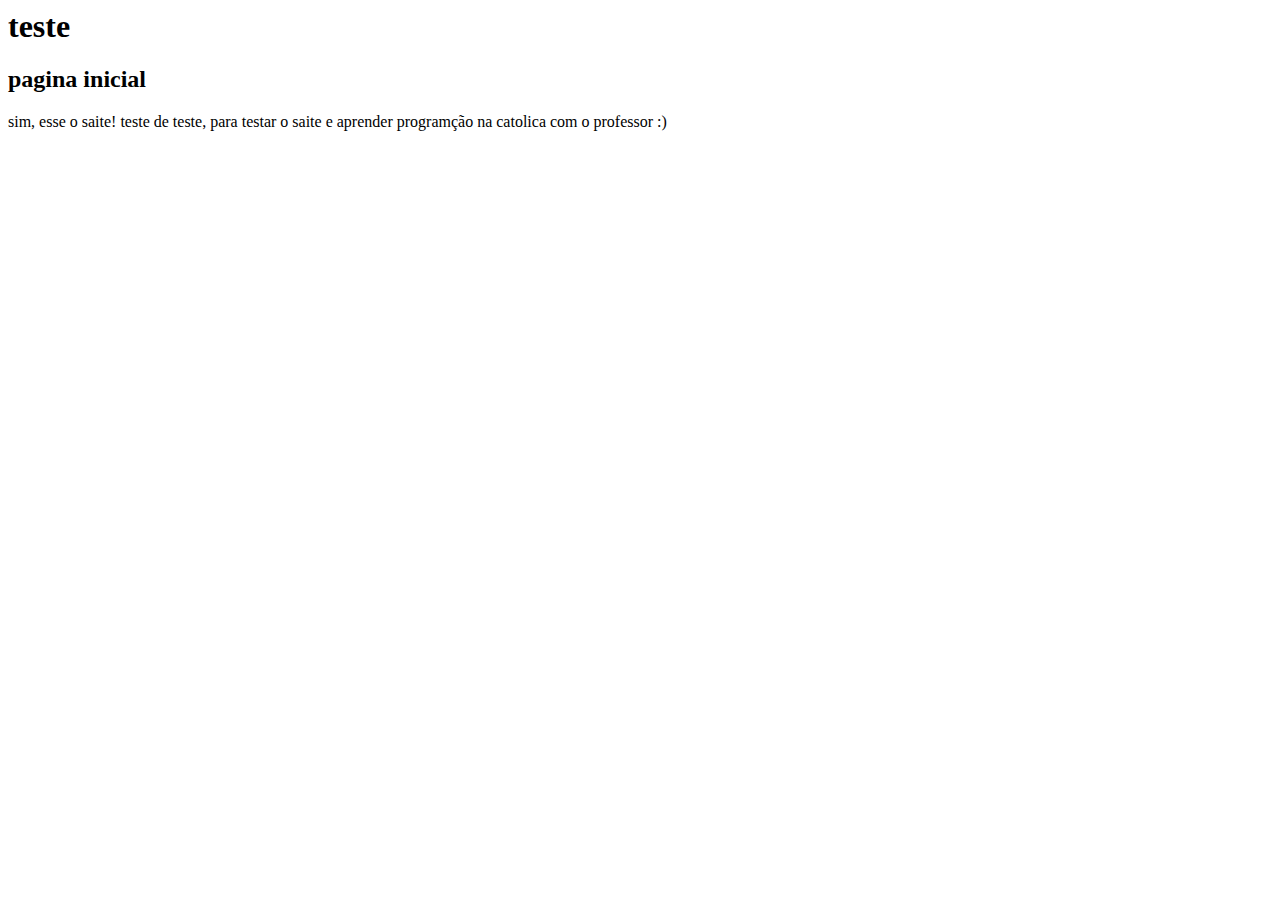
<file: aula_01/index.html>
<html>
    <head>
        <title>teste</title>
    </head>
    <body>
        <h1>teste</h1>
        <h2>pagina inicial</h2>
        <p>sim, esse o saite! teste de teste, para testar o saite e aprender programção na catolica com o professor :)</p>
    </body>
    </html>
</file>
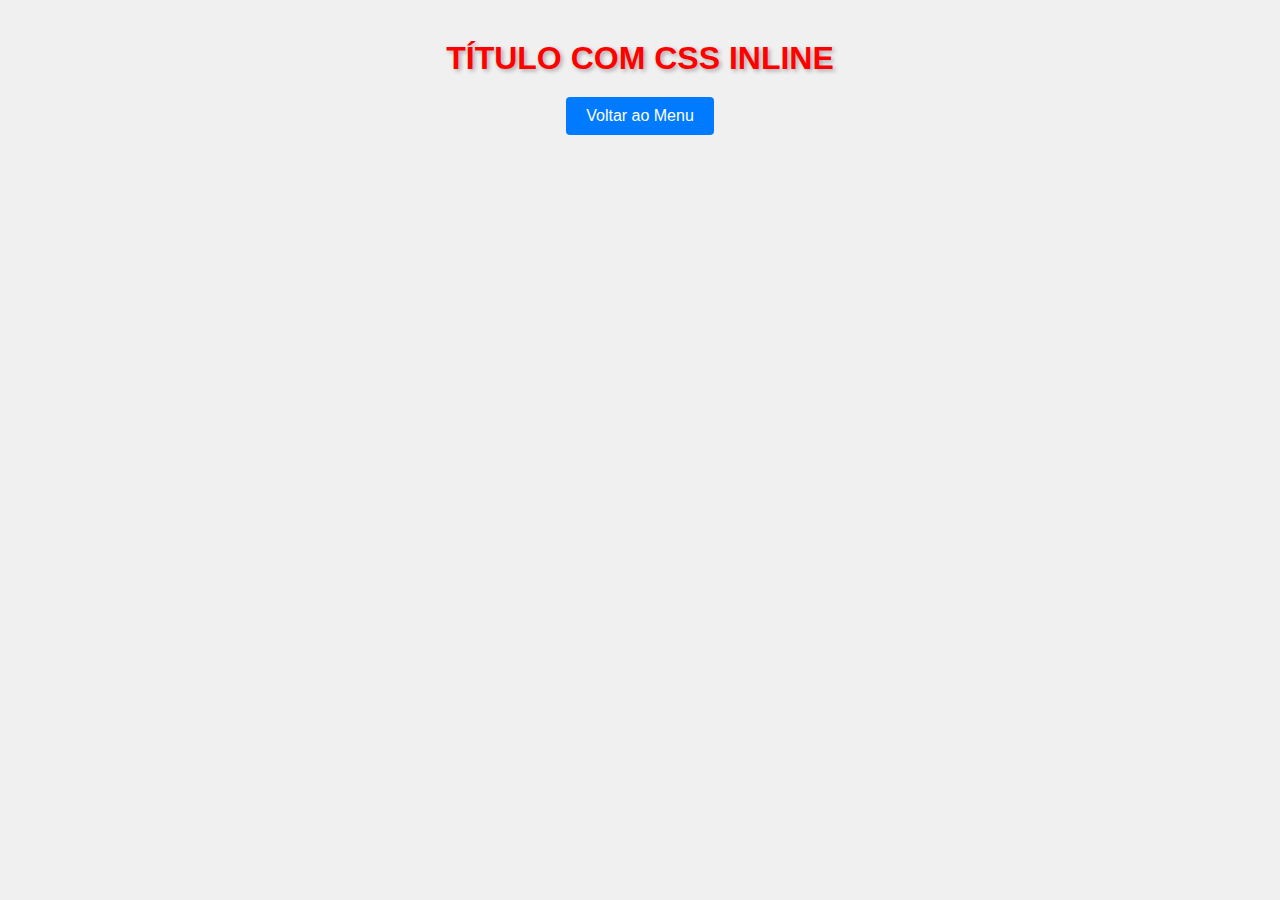
<file: aula_02/pages/page2.html>
<!DOCTYPE html>
<html lang="pt-BR">
<head>
    <meta charset="UTF-8">
    <meta name="viewport" content="width=device-width, initial-scale=1.0">
    <title>Página 2 - CSS Inline</title>
</head>
<body style="font-family: Arial, sans-serif; margin: 0; padding: 20px; background-color: #f0f0f0;">
    <h1 style="color: red; font-size: 32px; text-align: center; text-transform: uppercase; margin: 20px 0; text-shadow: 2px 2px 4px rgba(0,0,0,0.3);">
        Título com CSS Inline
    </h1>
    <p style="text-align: center;">
        <a href="../index.html" style="display: inline-block; padding: 10px 20px; background: #007bff; color: white; text-decoration: none; border-radius: 4px;">
            Voltar ao Menu
        </a>
    </p>
</body>
</html>
</file>
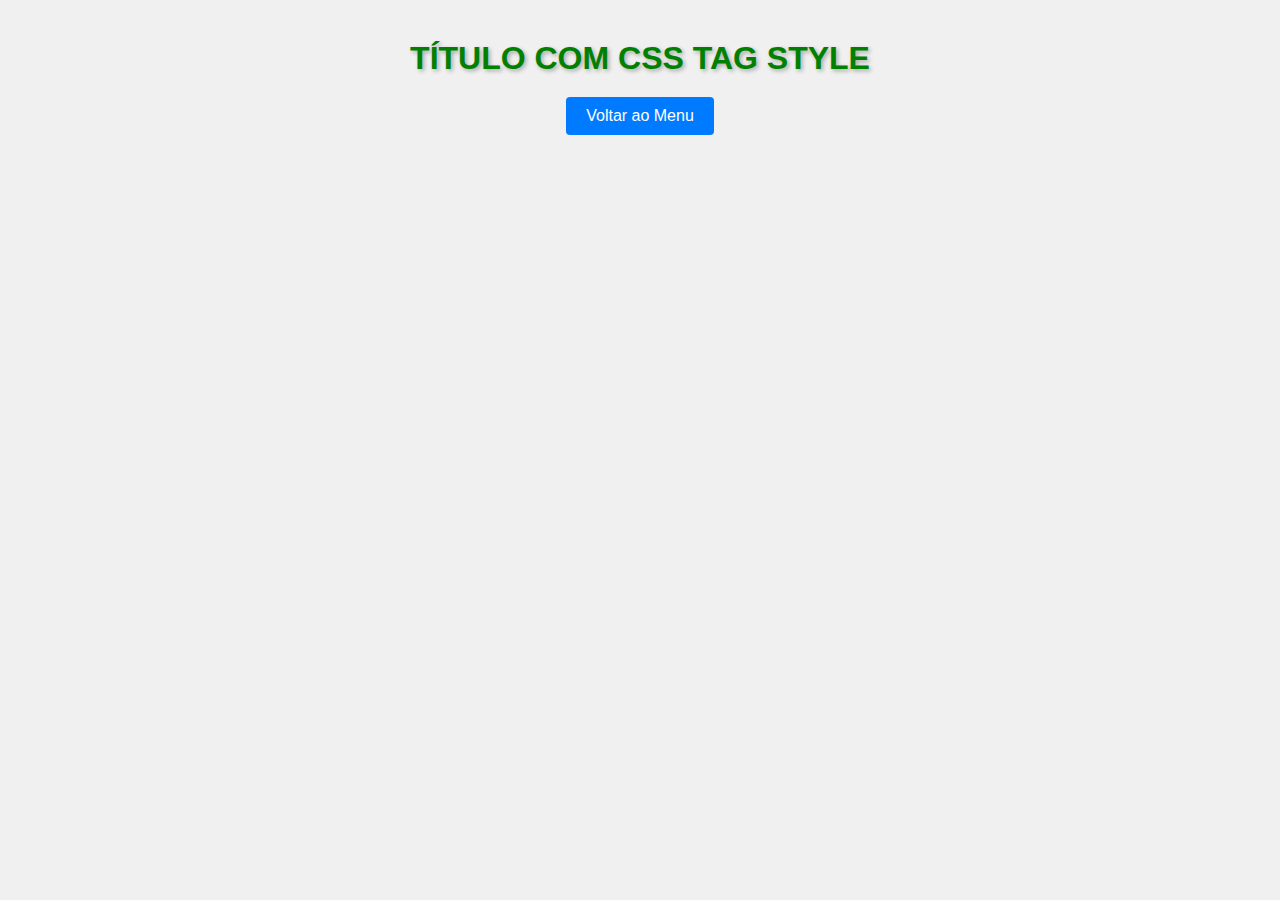
<file: aula_02/pages/page3.html>
<!DOCTYPE html>
<html lang="pt-BR">
<head>
    <meta charset="UTF-8">
    <meta name="viewport" content="width=device-width, initial-scale=1.0">
    <title>Página 3 - CSS Tag Style</title>
    <style>
        body {
            font-family: Arial, sans-serif;
            margin: 0;
            padding: 20px;
            background-color: #f0f0f0;
        }
        .title-page3 {
            color: green;
            font-size: 32px;
            text-align: center;
            text-transform: uppercase;
            margin: 20px 0;
            text-shadow: 2px 2px 4px rgba(0,0,0,0.3);
        }
        .back-link {
            display: block;
            text-align: center;
        }
        .back-link a {
            display: inline-block;
            padding: 10px 20px;
            background: #007bff;
            color: white;
            text-decoration: none;
            border-radius: 4px;
        }
        .back-link a:hover {
            background: #0056b3;
        }
    </style>
</head>
<body>
    <h1 class="title-page3">Título com CSS Tag Style</h1>
    <p class="back-link">
        <a href="../index.html">Voltar ao Menu</a>
    </p>
</body>
</html>
</file>
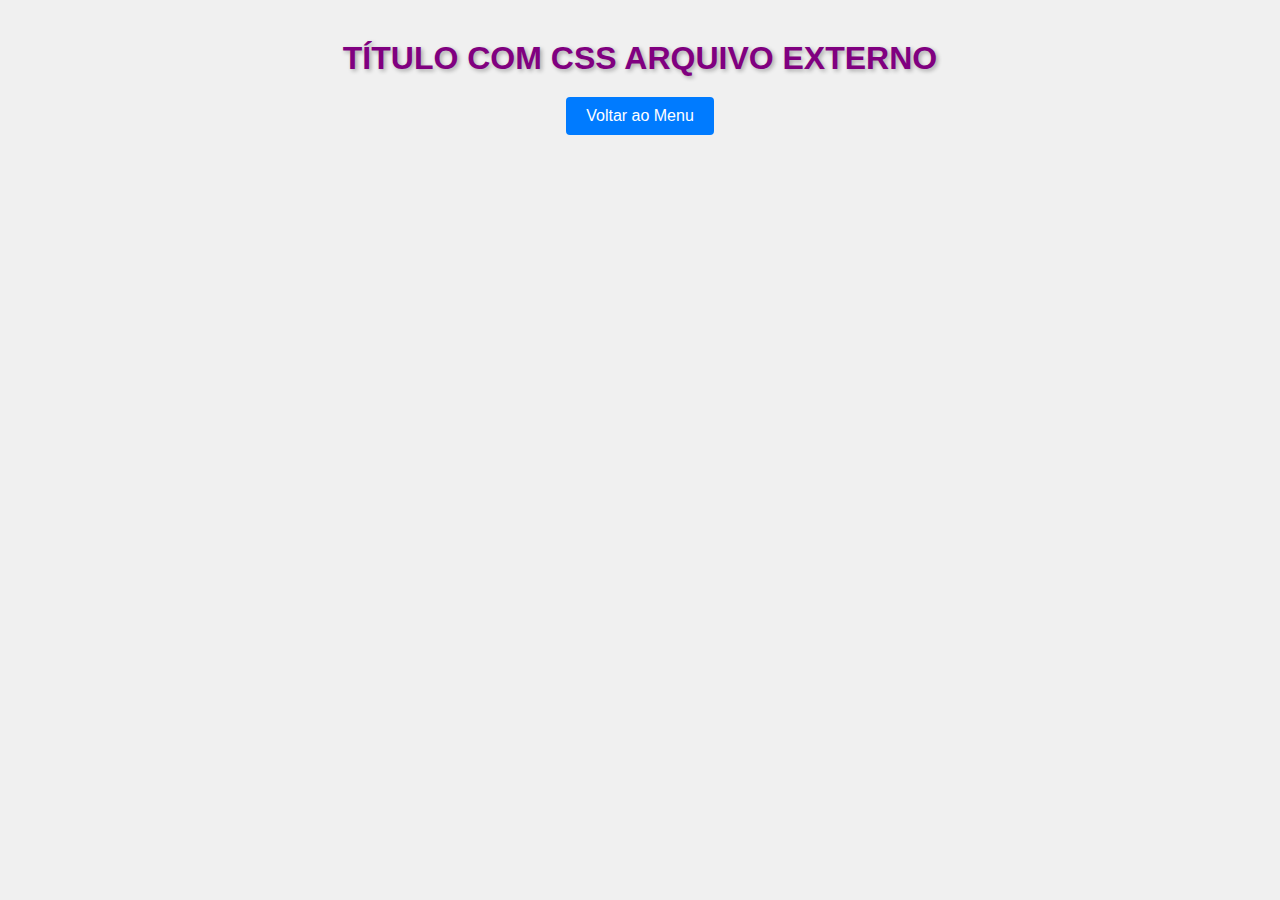
<file: aula_02/pages/page4.html>
<!DOCTYPE html>
<html lang="pt-BR">
<head>
    <meta charset="UTF-8">
    <meta name="viewport" content="width=device-width, initial-scale=1.0">
    <title>Página 4 - CSS Arquivo Externo</title>
    <link rel="stylesheet" href="../assets/style/style.css">
    <style>
        body {
            font-family: Arial, sans-serif;
            margin: 0;
            padding: 20px;
            background-color: #f0f0f0;
        }
        .back-link {
            display: block;
            text-align: center;
        }
        .back-link a {
            display: inline-block;
            padding: 10px 20px;
            background: #007bff;
            color: white;
            text-decoration: none;
            border-radius: 4px;
        }
        .back-link a:hover {
            background: #0056b3;
        }
    </style>
</head>
<body>
    <h1 class="title-page4">Título com CSS Arquivo Externo</h1>
    <p class="back-link">
        <a href="../index.html">Voltar ao Menu</a>
    </p>
</body>
</html>
</file>
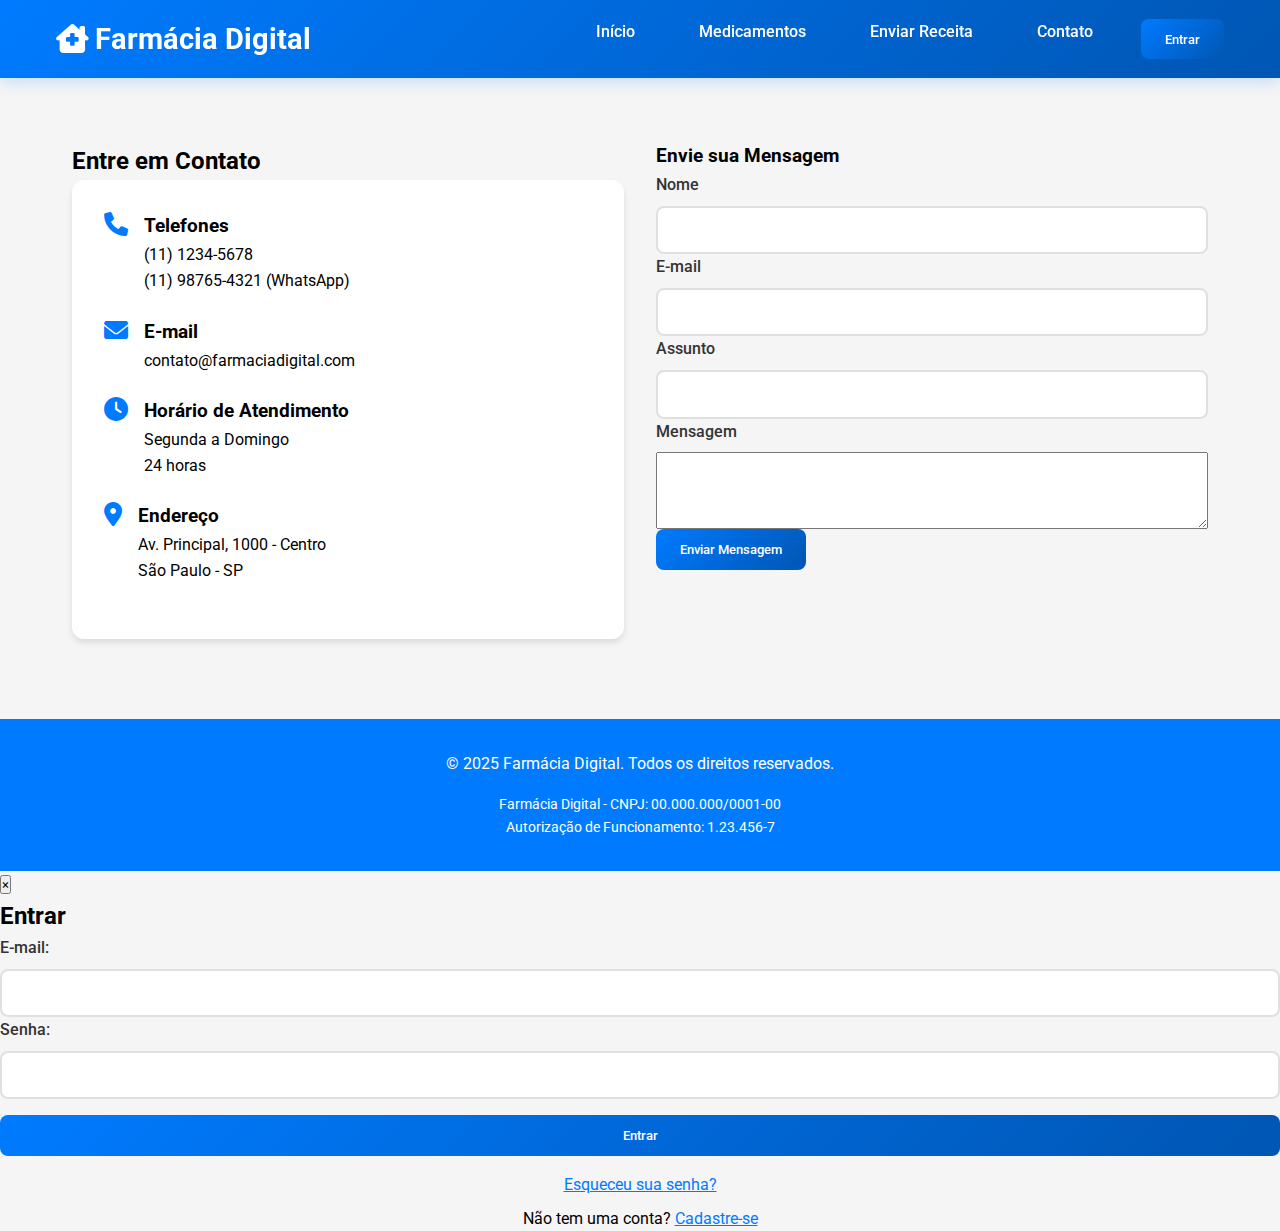
<file: trabaho_semestral/farmacia-digital/contato.html>
<!DOCTYPE html>
<html lang="pt-BR">
<head>
    <meta charset="UTF-8">
    <meta name="viewport" content="width=device-width, initial-scale=1.0">
    <title>Contato - Farmácia Digital</title>
    <link href="https://fonts.googleapis.com/css2?family=Roboto:wght@400;500;700&display=swap" rel="stylesheet">
    <link rel="stylesheet" href="https://cdnjs.cloudflare.com/ajax/libs/font-awesome/6.0.0/css/all.min.css">
    <link rel="stylesheet" href="assets/css/styles.css">
</head>
<body>
    <header>
        <nav>
            <div class="logo">
                <i class="fas fa-clinic-medical"></i>
                Farmácia Digital
            </div>
            <ul class="menu">
                <li><a href="index.html">Início</a></li>
                <li><a href="medicamentos.html">Medicamentos</a></li>
                <li><a href="receita.html">Enviar Receita</a></li>
                <li><a href="contato.html" class="active">Contato</a></li>
                <li id="btn-login"><button onclick="toggleLogin()" class="btn">Entrar</button></li>
            </ul>
        </nav>
    </header>

    <main>
        <section class="contato-section">
            <div class="contato-info">
                <h2>Entre em Contato</h2>
                <div class="info-card">
                    <div class="info-item">
                        <i class="fas fa-phone"></i>
                        <div>
                            <h3>Telefones</h3>
                            <p>(11) 1234-5678</p>
                            <p>(11) 98765-4321 (WhatsApp)</p>
                        </div>
                    </div>
                    <div class="info-item">
                        <i class="fas fa-envelope"></i>
                        <div>
                            <h3>E-mail</h3>
                            <p>contato@farmaciadigital.com</p>
                        </div>
                    </div>
                    <div class="info-item">
                        <i class="fas fa-clock"></i>
                        <div>
                            <h3>Horário de Atendimento</h3>
                            <p>Segunda a Domingo</p>
                            <p>24 horas</p>
                        </div>
                    </div>
                    <div class="info-item">
                        <i class="fas fa-map-marker-alt"></i>
                        <div>
                            <h3>Endereço</h3>
                            <p>Av. Principal, 1000 - Centro</p>
                            <p>São Paulo - SP</p>
                        </div>
                    </div>
                </div>
            </div>

            <div class="contato-form">
                <h3>Envie sua Mensagem</h3>
                <form onsubmit="enviarMensagem(event)">
                    <div class="form-group">
                        <label for="contato-nome">Nome</label>
                        <input type="text" id="contato-nome" required>
                    </div>
                    <div class="form-group">
                        <label for="contato-email">E-mail</label>
                        <input type="email" id="contato-email" required>
                    </div>
                    <div class="form-group">
                        <label for="contato-assunto">Assunto</label>
                        <input type="text" id="contato-assunto" required>
                    </div>
                    <div class="form-group">
                        <label for="contato-mensagem">Mensagem</label>
                        <textarea id="contato-mensagem" rows="5" required></textarea>
                    </div>
                    <button type="submit" class="btn">Enviar Mensagem</button>
                </form>
            </div>
        </section>
    </main>

    <footer>
        <div style="max-width: 1200px; margin: 0 auto; padding: 0 1rem;">
            <p>&copy; 2025 Farmácia Digital. Todos os direitos reservados.</p>
            <p style="margin-top: 1rem; font-size: 0.9rem;">
                Farmácia Digital - CNPJ: 00.000.000/0001-00<br>
                Autorização de Funcionamento: 1.23.456-7
            </p>
        </div>
    </footer>

    <!-- Modal de Login -->
    <div id="login-modal" class="modal">
        <div class="modal-content">
            <button class="modal-close" onclick="toggleLogin()">&times;</button>
            <h2>Entrar</h2>
            <form onsubmit="fazerLogin(event)">
                <div class="form-group">
                    <label for="login-email">E-mail:</label>
                    <input type="email" id="login-email" required>
                </div>
                <div class="form-group">
                    <label for="login-senha">Senha:</label>
                    <input type="password" id="login-senha" required>
                </div>
                <button type="submit" class="btn" style="width: 100%; margin-top: 1rem;">Entrar</button>
                <p style="text-align: center; margin-top: 1rem;">
                    <a href="#" style="color: var(--primary-color);">Esqueceu sua senha?</a>
                </p>
                <p style="text-align: center; margin-top: 0.5rem;">
                    Não tem uma conta? <a href="registro.html" style="color: var(--primary-color);">Cadastre-se</a>
                </p>
            </form>
        </div>
    </div>

    <!-- Mensagens -->
    <div id="mensagem" class="mensagem"></div>

    <script src="assets/js/main.js"></script>
</body>
</html>
</file>
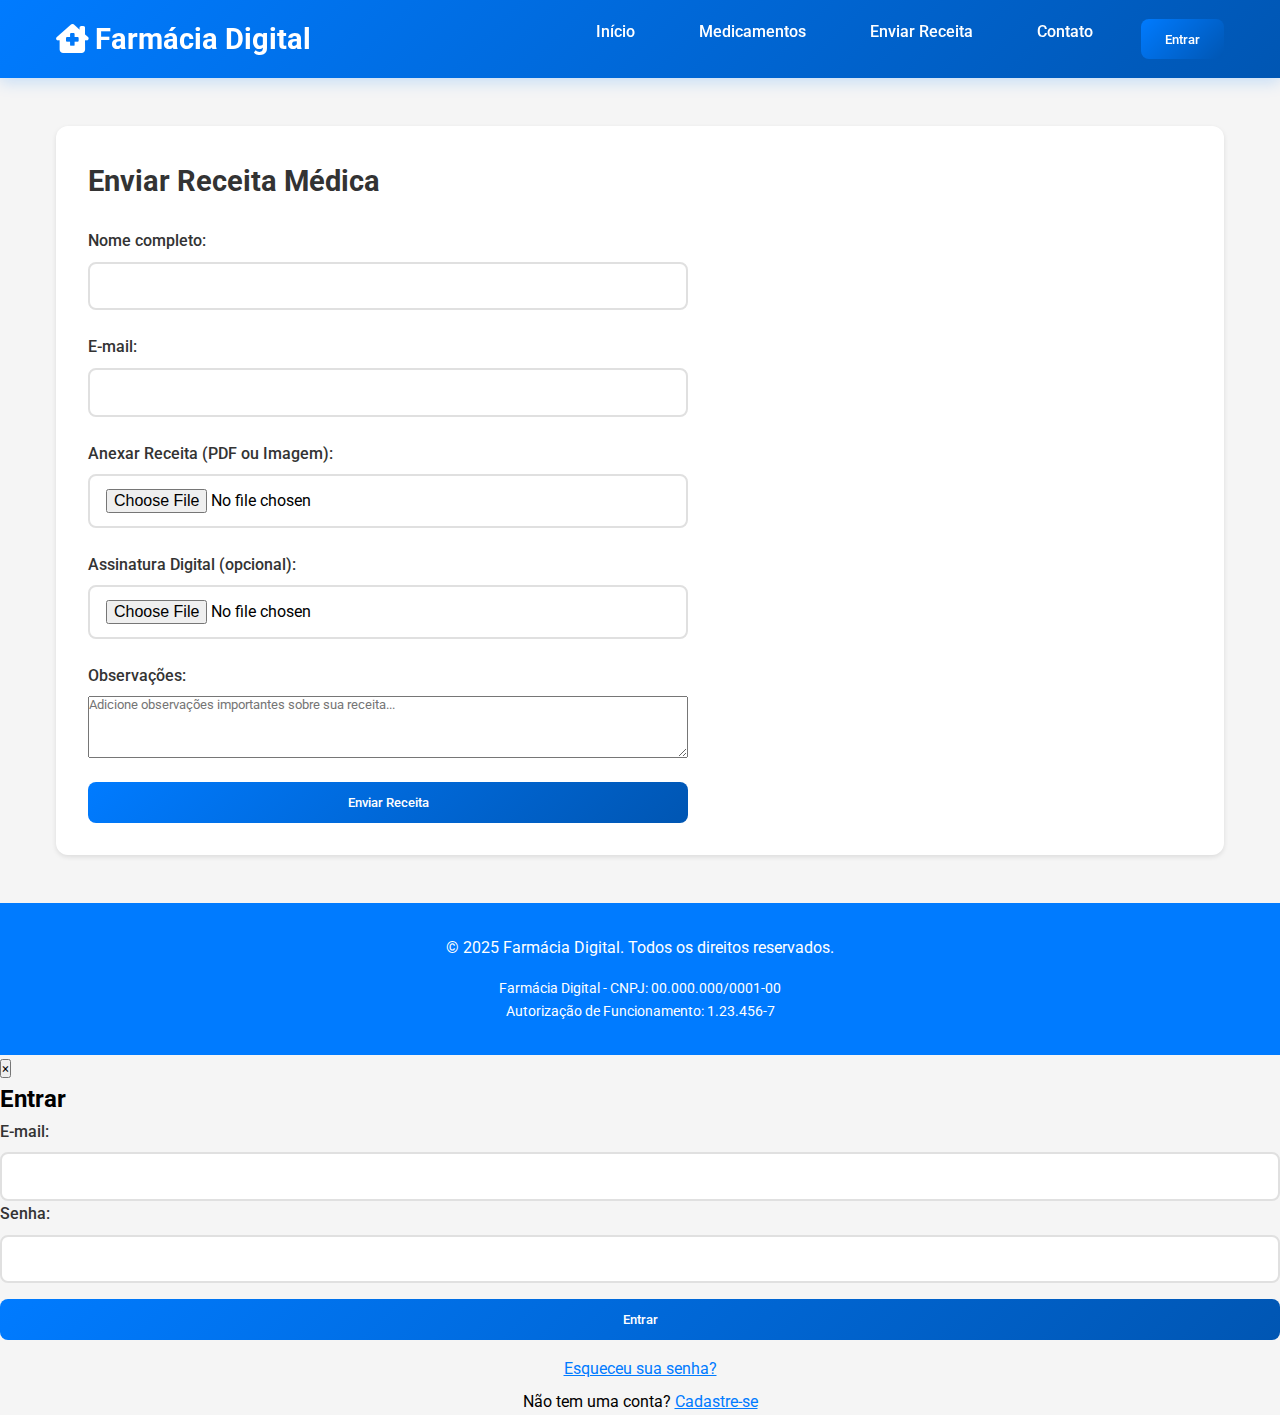
<file: trabaho_semestral/farmacia-digital/receita.html>
<!DOCTYPE html>
<html lang="pt-BR">
<head>
    <meta charset="UTF-8">
    <meta name="viewport" content="width=device-width, initial-scale=1.0">
    <title>Enviar Receita - Farmácia Digital</title>
    <link href="https://fonts.googleapis.com/css2?family=Roboto:wght@400;500;700&display=swap" rel="stylesheet">
    <link rel="stylesheet" href="https://cdnjs.cloudflare.com/ajax/libs/font-awesome/6.0.0/css/all.min.css">
    <link rel="stylesheet" href="assets/css/styles.css">
</head>
<body>
    <header>
        <nav>
            <div class="logo">
                <i class="fas fa-clinic-medical"></i>
                Farmácia Digital
            </div>
            <ul class="menu">
                <li><a href="index.html">Início</a></li>
                <li><a href="medicamentos.html">Medicamentos</a></li>
                <li><a href="receita.html" class="active">Enviar Receita</a></li>
                <li><a href="contato.html">Contato</a></li>
                <li id="btn-login"><button onclick="toggleLogin()" class="btn">Entrar</button></li>
            </ul>
        </nav>
    </header>

    <main>
        <section class="upload-receita">
            <h2>Enviar Receita Médica</h2>
            <form class="upload-form">
                <div class="form-group">
                    <label for="nome">Nome completo:</label>
                    <input type="text" id="nome" required>
                </div>
                <div class="form-group">
                    <label for="email">E-mail:</label>
                    <input type="email" id="email" required>
                </div>
                <div class="form-group">
                    <label for="receita">Anexar Receita (PDF ou Imagem):</label>
                    <input type="file" id="receita" accept=".pdf,.jpg,.jpeg,.png" required>
                </div>
                <div class="form-group">
                    <label for="assinatura">Assinatura Digital (opcional):</label>
                    <input type="file" id="assinatura" accept=".jpg,.jpeg,.png">
                </div>
                <div class="form-group">
                    <label for="observacoes">Observações:</label>
                    <textarea id="observacoes" rows="4" placeholder="Adicione observações importantes sobre sua receita..."></textarea>
                </div>
                <button type="submit" class="btn">Enviar Receita</button>
            </form>
        </section>
    </main>

    <footer>
        <div style="max-width: 1200px; margin: 0 auto; padding: 0 1rem;">
            <p>&copy; 2025 Farmácia Digital. Todos os direitos reservados.</p>
            <p style="margin-top: 1rem; font-size: 0.9rem;">
                Farmácia Digital - CNPJ: 00.000.000/0001-00<br>
                Autorização de Funcionamento: 1.23.456-7
            </p>
        </div>
    </footer>

    <!-- Modal de Login -->
    <div id="login-modal" class="modal">
        <div class="modal-content">
            <button class="modal-close" onclick="toggleLogin()">&times;</button>
            <h2>Entrar</h2>
            <form onsubmit="fazerLogin(event)">
                <div class="form-group">
                    <label for="login-email">E-mail:</label>
                    <input type="email" id="login-email" required>
                </div>
                <div class="form-group">
                    <label for="login-senha">Senha:</label>
                    <input type="password" id="login-senha" required>
                </div>
                <button type="submit" class="btn" style="width: 100%; margin-top: 1rem;">Entrar</button>
                <p style="text-align: center; margin-top: 1rem;">
                    <a href="#" style="color: var(--primary-color);">Esqueceu sua senha?</a>
                </p>
                <p style="text-align: center; margin-top: 0.5rem;">
                    Não tem uma conta? <a href="registro.html" style="color: var(--primary-color);">Cadastre-se</a>
                </p>
            </form>
        </div>
    </div>

    <!-- Mensagens -->
    <div id="mensagem" class="mensagem"></div>

    <script src="assets/js/main.js"></script>
</body>
</html>
</file>
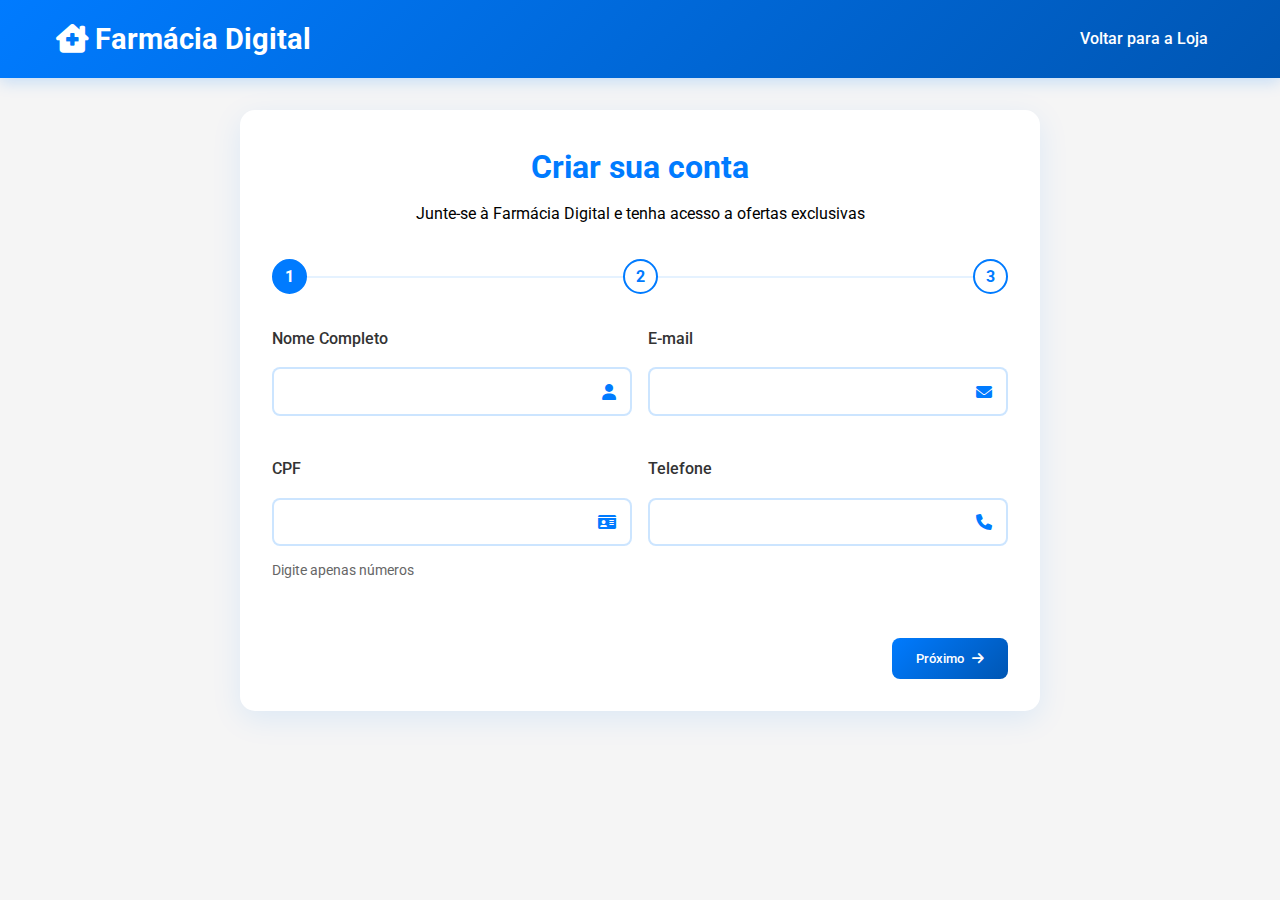
<file: trabaho_semestral/farmacia-digital/registro.html>
<!DOCTYPE html>
<html lang="pt-BR">
<head>
    <meta charset="UTF-8">
    <meta name="viewport" content="width=device-width, initial-scale=1.0">
    <title>Criar Conta - Farmácia Digital</title>
    <link href="https://fonts.googleapis.com/css2?family=Roboto:wght@400;500;700&display=swap" rel="stylesheet">
    <link rel="stylesheet" href="https://cdnjs.cloudflare.com/ajax/libs/font-awesome/6.0.0/css/all.min.css">
    <link rel="stylesheet" href="assets/css/styles.css">
    <link rel="stylesheet" href="assets/css/registro.css">
</head>
<body>
    <header>
        <nav>
            <div class="logo">
                <i class="fas fa-clinic-medical"></i>
                Farmácia Digital
            </div>
            <ul class="menu">
                <li><a href="index.html">Voltar para a Loja</a></li>
            </ul>
        </nav>
    </header>

    <main>
        <div class="registro-container">
            <div class="registro-header">
                <h1>Criar sua conta</h1>
                <p>Junte-se à Farmácia Digital e tenha acesso a ofertas exclusivas</p>
            </div>

            <div class="registro-progress">
                <div class="progress-step active" data-step="1">1</div>
                <div class="progress-step" data-step="2">2</div>
                <div class="progress-step" data-step="3">3</div>
            </div>

            <form id="registro-form" onsubmit="return false;">
                <!-- Etapa 1: Informações Básicas -->
                <div class="registro-form active" data-step="1">
                    <div class="form-grid">
                        <div class="form-group">
                            <label for="nome">Nome Completo</label>
                            <div class="input-icon">
                                <input type="text" id="nome" required>
                                <i class="fas fa-user"></i>
                            </div>
                        </div>
                        <div class="form-group">
                            <label for="email">E-mail</label>
                            <div class="input-icon">
                                <input type="email" id="email" required>
                                <i class="fas fa-envelope"></i>
                            </div>
                        </div>
                        <div class="form-group">
                            <label for="cpf">CPF</label>
                            <div class="input-icon">
                                <input type="text" id="cpf" required pattern="\d{3}\.\d{3}\.\d{3}-\d{2}">
                                <i class="fas fa-id-card"></i>
                            </div>
                            <div class="form-help">Digite apenas números</div>
                        </div>
                        <div class="form-group">
                            <label for="telefone">Telefone</label>
                            <div class="input-icon">
                                <input type="tel" id="telefone" required>
                                <i class="fas fa-phone"></i>
                            </div>
                        </div>
                    </div>
                    <div class="form-buttons">
                        <div></div>
                        <button class="btn" onclick="proximaEtapa(1)">Próximo <i class="fas fa-arrow-right"></i></button>
                    </div>
                </div>

                <!-- Etapa 2: Endereço -->
                <div class="registro-form" data-step="2">
                    <div class="form-grid">
                        <div class="form-group">
                            <label for="cep">CEP</label>
                            <div class="input-icon">
                                <input type="text" id="cep" required>
                                <i class="fas fa-map-marker-alt"></i>
                            </div>
                        </div>
                        <div class="form-group">
                            <label for="rua">Rua</label>
                            <input type="text" id="rua" required>
                        </div>
                        <div class="form-group">
                            <label for="numero">Número</label>
                            <input type="text" id="numero" required>
                        </div>
                        <div class="form-group">
                            <label for="complemento">Complemento</label>
                            <input type="text" id="complemento">
                        </div>
                        <div class="form-group">
                            <label for="bairro">Bairro</label>
                            <input type="text" id="bairro" required>
                        </div>
                        <div class="form-group">
                            <label for="cidade">Cidade</label>
                            <input type="text" id="cidade" required>
                        </div>
                        <div class="form-group">
                            <label for="estado">Estado</label>
                            <select id="estado" required>
                                <option value="">Selecione...</option>
                                <option value="AC">Acre</option>
                                <option value="AL">Alagoas</option>
                                <!-- Adicionar outros estados -->
                            </select>
                        </div>
                    </div>
                    <div class="form-buttons">
                        <button class="btn btn-prev" onclick="voltarEtapa(2)"><i class="fas fa-arrow-left"></i> Anterior</button>
                        <button class="btn" onclick="proximaEtapa(2)">Próximo <i class="fas fa-arrow-right"></i></button>
                    </div>
                </div>

                <!-- Etapa 3: Senha e Confirmação -->
                <div class="registro-form" data-step="3">
                    <div class="form-group">
                        <label for="senha">Senha</label>
                        <div class="input-icon">
                            <input type="password" id="senha" required onkeyup="verificarForcaSenha()">
                            <i class="fas fa-lock"></i>
                        </div>
                        <div class="password-strength">
                            <div class="password-strength-bar"></div>
                        </div>
                        <div class="form-help">
                            A senha deve conter pelo menos 8 caracteres, incluindo letras maiúsculas, minúsculas e números
                        </div>
                    </div>
                    <div class="form-group">
                        <label for="confirmar-senha">Confirmar Senha</label>
                        <div class="input-icon">
                            <input type="password" id="confirmar-senha" required>
                            <i class="fas fa-lock"></i>
                        </div>
                    </div>
                    <div class="form-group">
                        <label>
                            <input type="checkbox" required>
                            Li e concordo com os <a href="#">Termos de Uso</a> e <a href="#">Política de Privacidade</a>
                        </label>
                    </div>
                    <div class="form-buttons">
                        <button class="btn btn-prev" onclick="voltarEtapa(3)"><i class="fas fa-arrow-left"></i> Anterior</button>
                        <button class="btn" onclick="finalizarCadastro()">Criar Conta</button>
                    </div>
                </div>
            </form>

            <!-- Mensagem de Sucesso -->
            <div class="form-success">
                <i class="fas fa-check-circle success-icon"></i>
                <h2>Cadastro Realizado com Sucesso!</h2>
                <p>Seja bem-vindo à Farmácia Digital.</p>
                <a href="index.html" class="btn" style="margin-top: 1rem;">Ir para a Loja</a>
            </div>
        </div>
    </main>

    <script>
        function proximaEtapa(etapaAtual) {
            // Validar campos da etapa atual
            const form = document.querySelector(`.registro-form[data-step="${etapaAtual}"]`);
            const inputs = form.querySelectorAll('input[required], select[required]');
            let valido = true;

            inputs.forEach(input => {
                if (!input.value) {
                    valido = false;
                    input.classList.add('invalid');
                } else {
                    input.classList.remove('invalid');
                }
            });

            if (!valido) {
                alert('Por favor, preencha todos os campos obrigatórios.');
                return;
            }

            // Avançar para próxima etapa
            document.querySelector(`.registro-form[data-step="${etapaAtual}"]`).classList.remove('active');
            document.querySelector(`.registro-form[data-step="${etapaAtual + 1}"]`).classList.add('active');
            
            // Atualizar progresso
            document.querySelector(`.progress-step[data-step="${etapaAtual}"]`).classList.add('completed');
            document.querySelector(`.progress-step[data-step="${etapaAtual + 1}"]`).classList.add('active');
        }

        function voltarEtapa(etapaAtual) {
            document.querySelector(`.registro-form[data-step="${etapaAtual}"]`).classList.remove('active');
            document.querySelector(`.registro-form[data-step="${etapaAtual - 1}"]`).classList.add('active');
            
            document.querySelector(`.progress-step[data-step="${etapaAtual}"]`).classList.remove('active');
            document.querySelector(`.progress-step[data-step="${etapaAtual - 1}"]`).classList.remove('completed');
        }

        function verificarForcaSenha() {
            const senha = document.getElementById('senha').value;
            const barra = document.querySelector('.password-strength-bar');
            
            // Critérios de força
            const temNumero = /\d/.test(senha);
            const temMaiuscula = /[A-Z]/.test(senha);
            const temMinuscula = /[a-z]/.test(senha);
            const temEspecial = /[!@#$%^&*]/.test(senha);
            
            if (senha.length < 6) {
                barra.className = 'password-strength-bar weak';
            } else if (senha.length >= 6 && (temNumero && temMaiuscula) || (temNumero && temMinuscula) || (temMaiuscula && temMinuscula)) {
                barra.className = 'password-strength-bar medium';
            } else if (senha.length >= 8 && temNumero && temMaiuscula && temMinuscula && temEspecial) {
                barra.className = 'password-strength-bar strong';
            }
        }

        function finalizarCadastro() {
            const senha = document.getElementById('senha').value;
            const confirmarSenha = document.getElementById('confirmar-senha').value;

            if (senha !== confirmarSenha) {
                alert('As senhas não conferem!');
                return;
            }

            // Aqui você implementaria a lógica real de cadastro
            document.getElementById('registro-form').style.display = 'none';
            document.querySelector('.form-success').classList.add('active');
        }

        // Formatação de campos
        document.getElementById('cpf').addEventListener('input', function(e) {
            let value = e.target.value.replace(/\D/g, '');
            if (value.length > 11) value = value.slice(0, 11);
            if (value.length >= 9) {
                value = value.replace(/(\d{3})(\d{3})(\d{3})(\d{2})/, '$1.$2.$3-$4');
            } else if (value.length >= 6) {
                value = value.replace(/(\d{3})(\d{3})(\d{3}?)/, '$1.$2.$3');
            } else if (value.length >= 3) {
                value = value.replace(/(\d{3})(\d{3}?)/, '$1.$2');
            }
            e.target.value = value;
        });

        document.getElementById('telefone').addEventListener('input', function(e) {
            let value = e.target.value.replace(/\D/g, '');
            if (value.length > 11) value = value.slice(0, 11);
            if (value.length >= 7) {
                value = value.replace(/(\d{2})(\d{5})(\d{4})/, '($1) $2-$3');
            } else if (value.length >= 2) {
                value = value.replace(/(\d{2})(\d{0,5})/, '($1) $2');
            }
            e.target.value = value;
        });

        document.getElementById('cep').addEventListener('input', function(e) {
            let value = e.target.value.replace(/\D/g, '');
            if (value.length > 8) value = value.slice(0, 8);
            if (value.length >= 5) {
                value = value.replace(/(\d{5})(\d{3})/, '$1-$2');
            }
            e.target.value = value;
        });
    </script>
</body>
</html>
</file>
<file: aula_02/assets/style/style.css>
.title-page4 {
    color: purple;
    font-size: 32px;
    font-family: Arial, sans-serif;
    text-align: center;
    text-transform: uppercase;
    margin: 20px 0;
    text-shadow: 2px 2px 4px rgba(0,0,0,0.3);
}
</file>
<file: trabaho_semestral/farmacia-digital/assets/css/styles.css>
/* Estilos gerais */
:root {
    --primary-color: #007bff;    /* Azul */
    --secondary-color: #28a745;  /* Verde */
    --accent-color: #dc3545;     /* Vermelho */
    --text-color: #333;
    --background-color: #f5f5f5;
    --light-gray: #f0f0f0;
    --white: #ffffff;
    --error-color: #dc3545;
    --success-color: #28a745;
    --warning-color: #ffc107;
    --gradient-primary: linear-gradient(135deg, #007bff 0%, #0056b3 100%);
    --gradient-secondary: linear-gradient(135deg, #28a745 0%, #218838 100%);
    --gradient-accent: linear-gradient(135deg, #dc3545 0%, #c82333 100%);
    --card-shadow: 0 4px 6px rgba(0, 0, 0, 0.1);
    --hover-shadow: 0 8px 15px rgba(0, 0, 0, 0.1);
}

* {
    margin: 0;
    padding: 0;
    box-sizing: border-box;
    font-family: 'Roboto', Arial, sans-serif;
}

body {
    background: var(--background-color);
    line-height: 1.6;
    min-height: 100vh;
}

/* Estilos da página inicial */
.hero-section {
    padding: 4rem 0;
    text-align: center;
}

.hero-content {
    max-width: 800px;
    margin: 0 auto 4rem;
    padding: 2rem;
    background: var(--white);
    border-radius: 12px;
    box-shadow: var(--card-shadow);
}

.hero-content h1 {
    color: var(--primary-color);
    font-size: 2.5rem;
    margin-bottom: 1rem;
}

.hero-buttons {
    display: flex;
    gap: 1rem;
    justify-content: center;
    margin-top: 2rem;
}

.btn-large {
    padding: 1rem 2rem;
    font-size: 1.1rem;
}

.btn-outline {
    background: transparent;
    border: 2px solid var(--primary-color);
    color: var(--primary-color);
}

.btn-outline:hover {
    background: var(--primary-color);
    color: var(--white);
}

.featured-categories {
    padding: 4rem 0;
}

.category-grid {
    display: grid;
    grid-template-columns: repeat(auto-fit, minmax(250px, 1fr));
    gap: 2rem;
    max-width: 1200px;
    margin: 2rem auto;
    padding: 0 1rem;
}

.category-card {
    background: var(--white);
    padding: 2rem;
    border-radius: 12px;
    text-align: center;
    text-decoration: none;
    color: var(--text-color);
    transition: all 0.3s;
    box-shadow: var(--card-shadow);
}

.category-card:hover {
    transform: translateY(-5px);
    box-shadow: var(--hover-shadow);
}

.category-card i {
    font-size: 2.5rem;
    color: var(--primary-color);
    margin-bottom: 1rem;
}

.services-section {
    padding: 4rem 0;
    background: var(--light-gray);
}

.services-grid {
    display: grid;
    grid-template-columns: repeat(auto-fit, minmax(200px, 1fr));
    gap: 2rem;
    max-width: 1200px;
    margin: 2rem auto;
    padding: 0 1rem;
}

.service-card {
    background: var(--white);
    padding: 2rem;
    border-radius: 12px;
    text-align: center;
    box-shadow: var(--card-shadow);
    transition: all 0.3s;
}

.service-card:hover {
    transform: translateY(-5px);
    box-shadow: var(--hover-shadow);
}

.service-card i {
    font-size: 2rem;
    color: var(--primary-color);
    margin-bottom: 1rem;
}

/* Estilos da página de contato */
.contato-section {
    display: grid;
    grid-template-columns: 1fr 1fr;
    gap: 2rem;
    max-width: 1200px;
    margin: 2rem auto;
    padding: 2rem 1rem;
}

.info-card {
    background: var(--white);
    padding: 2rem;
    border-radius: 12px;
    box-shadow: var(--card-shadow);
}

.info-item {
    display: flex;
    align-items: flex-start;
    gap: 1rem;
    margin-bottom: 1.5rem;
}

.info-item i {
    font-size: 1.5rem;
    color: var(--primary-color);
}

/* Responsividade */
@media (max-width: 768px) {
    .contato-section {
        grid-template-columns: 1fr;
    }
    
    .hero-buttons {
        flex-direction: column;
    }
    
    .category-grid {
        grid-template-columns: repeat(auto-fit, minmax(200px, 1fr));
    }
}

/* Header e navegação */
header {
    background: var(--gradient-primary);
    color: var(--white);
    padding: 1rem;
    box-shadow: 0 4px 15px rgba(0, 123, 255, 0.2);
    position: sticky;
    top: 0;
    z-index: 1000;
}

nav {
    display: flex;
    justify-content: space-between;
    align-items: center;
    max-width: 1200px;
    margin: 0 auto;
    padding: 0 1rem;
}

.logo {
    font-size: 1.8rem;
    font-weight: bold;
}

.menu {
    list-style: none;
    display: flex;
    gap: 2rem;
}

.menu a {
    color: white;
    text-decoration: none;
    font-weight: 500;
    padding: 0.5rem 1rem;
    border-radius: 6px;
    transition: all 0.3s cubic-bezier(0.4, 0, 0.2, 1);
    position: relative;
}

.menu a::after {
    content: '';
    position: absolute;
    bottom: 0;
    left: 50%;
    width: 0;
    height: 2px;
    background: var(--white);
    transition: all 0.3s ease;
    transform: translateX(-50%);
}

.menu a:hover {
    background: rgba(255, 255, 255, 0.1);
}

.menu a:hover::after {
    width: 80%;
}

/* Container principal */
main {
    max-width: 1200px;
    margin: 2rem auto;
    padding: 0 1rem;
}

/* Seção de produtos */
.produtos {
    display: grid;
    grid-template-columns: repeat(auto-fill, minmax(280px, 1fr));
    gap: 2rem;
    margin-bottom: 3rem;
}

.produto {
    background: var(--white);
    border-radius: 12px;
    padding: 1.5rem;
    box-shadow: 0 4px 15px rgba(0, 0, 0, 0.05);
    transition: all 0.3s cubic-bezier(0.4, 0, 0.2, 1);
    position: relative;
    overflow: hidden;
    border: 1px solid rgba(0, 123, 255, 0.1);
}

.produto::before {
    content: '';
    position: absolute;
    inset: 0;
    background: linear-gradient(135deg, 
        rgba(0, 123, 255, 0.05) 0%,
        rgba(40, 167, 69, 0.05) 100%);
    opacity: 0;
    transition: opacity 0.3s ease;
    pointer-events: none;
}

.produto:hover {
    border-color: var(--primary-color);
    box-shadow: 0 12px 30px rgba(0, 123, 255, 0.15);
    transform: translateY(-5px);
}

.produto:hover::before {
    opacity: 1;
}

.produto img {
    width: 100%;
    height: 200px;
    object-fit: contain;
    margin-bottom: 1rem;
    background: var(--light-gray);
    border-radius: 8px;
    transition: transform 0.3s ease;
}

.produto:hover img {
    transform: scale(1.05);
}

.produto h3 {
    color: var(--text-color);
    margin-bottom: 0.5rem;
    font-size: 1.2rem;
}

.receita-aviso {
    color: var(--accent-color);
    font-size: 0.9rem;
    margin: 0.5rem 0;
    display: flex;
    align-items: center;
    gap: 0.5rem;
    background: rgba(220, 53, 69, 0.1);
    padding: 0.5rem;
    border-radius: 4px;
    border: 1px solid rgba(220, 53, 69, 0.2);
}

.preco {
    font-size: 1.4rem;
    color: var(--secondary-color);
    font-weight: bold;
    margin: 1rem 0;
    background: rgba(40, 167, 69, 0.1);
    padding: 0.5rem;
    border-radius: 4px;
    display: inline-block;
}

.estoque {
    font-size: 0.9rem;
    color: #666;
    margin-bottom: 1rem;
}

/* Seção de upload de receita */
.upload-receita {
    background: white;
    padding: 2rem;
    border-radius: 12px;
    box-shadow: 0 2px 5px rgba(0,0,0,0.1);
    margin-top: 3rem;
}

.upload-receita h2 {
    color: var(--text-color);
    margin-bottom: 1.5rem;
    font-size: 1.8rem;
}

.upload-form {
    display: grid;
    gap: 1.5rem;
    max-width: 600px;
}

.form-group {
    display: flex;
    flex-direction: column;
    gap: 0.5rem;
}

.form-group label {
    font-weight: 500;
    color: var(--text-color);
}

.form-group input {
    padding: 0.8rem 1rem;
    border: 2px solid #e0e0e0;
    border-radius: 8px;
    font-size: 1rem;
    transition: all 0.3s ease;
    background: var(--white);
    width: 100%;
    outline: none;
}

.form-group input:focus {
    border-color: var(--primary-color);
    box-shadow: 0 0 0 4px rgba(0, 123, 255, 0.1);
}

.form-group input:hover {
    border-color: #b0b0b0;
}

.form-group input::placeholder {
    color: #999;
    transition: color 0.3s ease;
}

.form-group input:focus::placeholder {
    color: #666;
}

/* Botões */
.btn {
    background: var(--gradient-primary);
    color: var(--white);
    border: none;
    padding: 0.8rem 1.5rem;
    border-radius: 8px;
    cursor: pointer;
    font-weight: 500;
    transition: all 0.3s cubic-bezier(0.4, 0, 0.2, 1);
    position: relative;
    overflow: hidden;
    display: inline-flex;
    align-items: center;
    justify-content: center;
    gap: 0.5rem;
}

.btn::before {
    content: '';
    position: absolute;
    top: 0;
    left: 0;
    width: 100%;
    height: 100%;
    background: linear-gradient(rgba(255, 255, 255, 0.2), transparent);
    opacity: 0;
    transition: opacity 0.3s;
}

.btn:hover {
    transform: translateY(-2px);
    box-shadow: 0 5px 15px rgba(0, 123, 255, 0.3);
}

.btn:hover::before {
    opacity: 1;
}

.btn:active {
    transform: translateY(0) scale(0.95);
}

.btn i {
    transition: transform 0.3s;
}

.btn:hover i {
    transform: translateX(3px);
}

.btn-success {
    background: var(--gradient-secondary);
}

.btn-success:hover {
    box-shadow: 0 5px 15px rgba(40, 167, 69, 0.3);
}

.btn-danger {
    background: var(--gradient-accent);
}

.btn-danger:hover {
    box-shadow: 0 5px 15px rgba(220, 53, 69, 0.3);
}

.btn-cart {
    width: 100%;
}

/* Footer */
footer {
    background: var(--primary-color);
    color: white;
    padding: 2rem 0;
    margin-top: 3rem;
    text-align: center;
}

/* Responsividade */
@media (max-width: 768px) {
    .menu {
        gap: 1rem;
    }
    
    .produtos {
        grid-template-columns: repeat(auto-fill, minmax(250px, 1fr));
    }
    
    .upload-receita {
        padding: 1.5rem;
    }
}

@media (max-width: 480px) {
    .logo {
        font-size: 1.4rem;
    }
    
    .menu {
        font-size: 0.9rem;
    }
    
    .produtos {
        grid-template-columns: 1fr;
    }
}
</file>
<file: trabaho_semestral/farmacia-digital/assets/css/registro.css>
/* Página de Cadastro */
.registro-container {
    max-width: 800px;
    margin: 2rem auto;
    padding: 2rem;
    background: var(--white);
    border-radius: 15px;
    box-shadow: 0 8px 30px rgba(0, 123, 255, 0.1);
}

.registro-header {
    text-align: center;
    margin-bottom: 2rem;
}

.registro-header h1 {
    color: var(--primary-color);
    margin-bottom: 0.5rem;
}

.registro-progress {
    display: flex;
    justify-content: space-between;
    margin-bottom: 2rem;
    position: relative;
}

.registro-progress::before {
    content: '';
    position: absolute;
    top: 50%;
    left: 0;
    right: 0;
    height: 2px;
    background: rgba(0, 123, 255, 0.1);
    z-index: 1;
}

.progress-step {
    position: relative;
    z-index: 2;
    background: var(--white);
    width: 35px;
    height: 35px;
    border-radius: 50%;
    display: flex;
    align-items: center;
    justify-content: center;
    border: 2px solid var(--primary-color);
    color: var(--primary-color);
    font-weight: bold;
    transition: all 0.3s;
}

.progress-step.active {
    background: var(--primary-color);
    color: var(--white);
}

.progress-step.completed {
    background: var(--secondary-color);
    border-color: var(--secondary-color);
    color: var(--white);
}

.registro-form {
    display: none;
}

.registro-form.active {
    display: block;
    animation: slideIn 0.3s ease;
}

.form-grid {
    display: grid;
    grid-template-columns: 1fr 1fr;
    gap: 1rem;
}

.form-group {
    margin-bottom: 1.5rem;
}

.form-group label {
    display: block;
    margin-bottom: 0.5rem;
    color: var(--text-color);
    font-weight: 500;
}

.form-group input,
.form-group select {
    width: 100%;
    padding: 0.8rem;
    border: 2px solid rgba(0, 123, 255, 0.2);
    border-radius: 8px;
    transition: all 0.3s;
}

.form-group input:focus,
.form-group select:focus {
    border-color: var(--primary-color);
    outline: none;
    box-shadow: 0 0 0 3px rgba(0, 123, 255, 0.1);
}

.form-group .input-icon {
    position: relative;
}

.form-group .input-icon i {
    position: absolute;
    right: 1rem;
    top: 50%;
    transform: translateY(-50%);
    color: var(--primary-color);
}

.form-help {
    font-size: 0.9rem;
    color: #666;
    margin-top: 0.3rem;
}

.password-strength {
    height: 4px;
    background: #eee;
    margin-top: 0.5rem;
    border-radius: 2px;
    overflow: hidden;
}

.password-strength-bar {
    height: 100%;
    width: 0;
    transition: all 0.3s;
    background: var(--error-color);
}

.password-strength-bar.weak { width: 33.33%; background: var(--error-color); }
.password-strength-bar.medium { width: 66.66%; background: var(--warning-color); }
.password-strength-bar.strong { width: 100%; background: var(--success-color); }

.form-buttons {
    display: flex;
    justify-content: space-between;
    margin-top: 2rem;
}

.btn-prev {
    background: var(--white);
    color: var(--primary-color);
    border: 2px solid var(--primary-color);
}

.form-success {
    text-align: center;
    padding: 2rem;
    display: none;
}

.form-success.active {
    display: block;
    animation: fadeIn 0.5s ease;
}

.success-icon {
    font-size: 4rem;
    color: var(--secondary-color);
    margin-bottom: 1rem;
}

@keyframes slideIn {
    from {
        opacity: 0;
        transform: translateX(30px);
    }
    to {
        opacity: 1;
        transform: translateX(0);
    }
}

@keyframes fadeIn {
    from {
        opacity: 0;
    }
    to {
        opacity: 1;
    }
}
</file>
